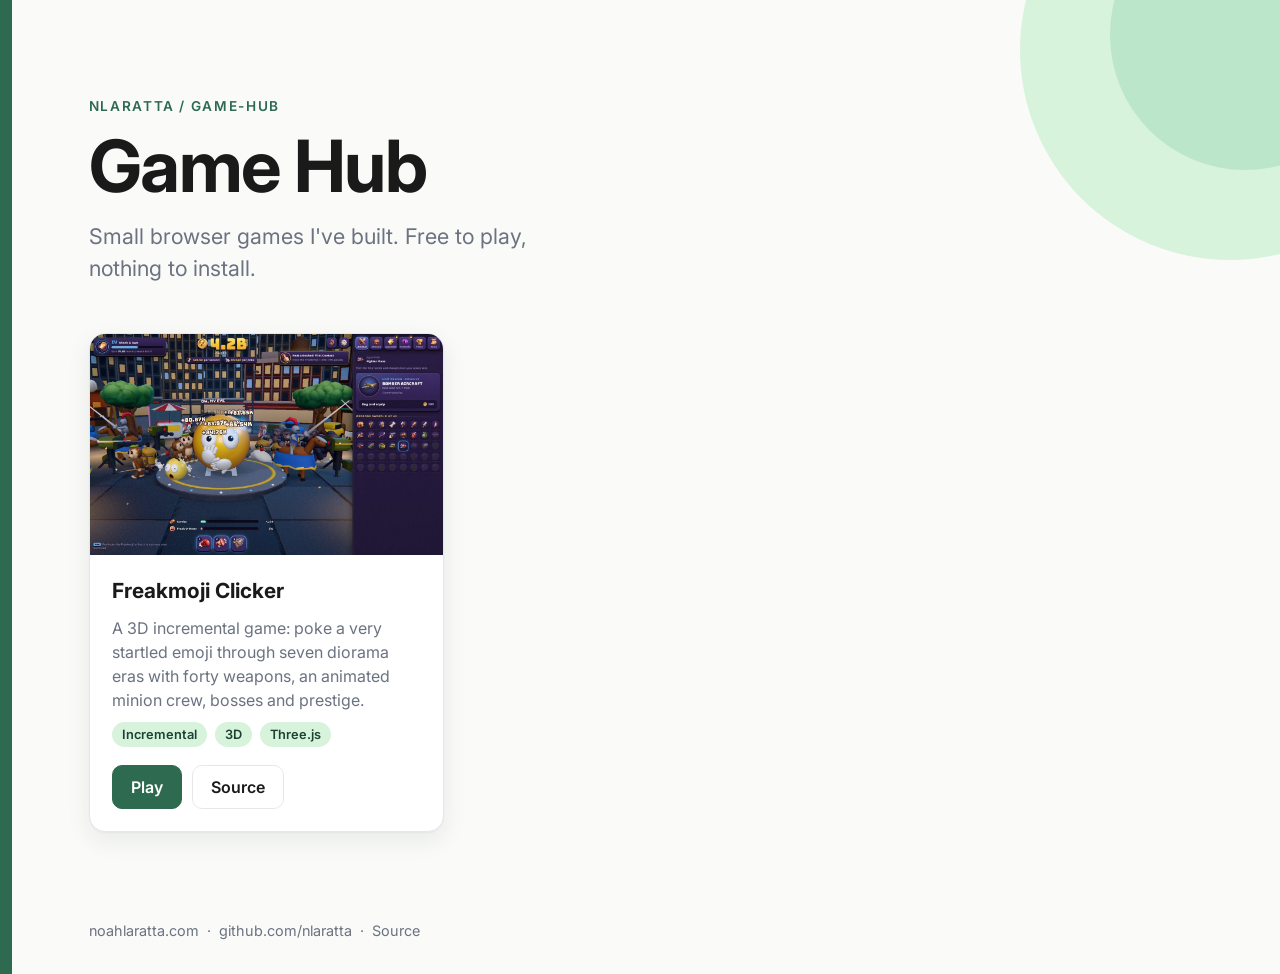
<file: index.html>
<!DOCTYPE html>
<html lang="en">
<head>
  <meta charset="UTF-8">
  <meta name="viewport" content="width=device-width, initial-scale=1">
  <title>Game Hub · Noah Laratta</title>
  <meta name="description" content="Small browser games by Noah Laratta, free to play with nothing to install.">
  <meta property="og:title" content="Game Hub · Noah Laratta">
  <meta property="og:description" content="Small browser games, free to play with nothing to install.">
  <meta property="og:image" content="https://nlaratta.github.io/game-hub/assets/social.png">
  <meta name="twitter:card" content="summary_large_image">
  <link rel="icon" href="assets/favicon.svg" type="image/svg+xml">
  <link rel="preconnect" href="https://fonts.googleapis.com">
  <link rel="preconnect" href="https://fonts.gstatic.com" crossorigin>
  <link href="https://fonts.googleapis.com/css2?family=Inter:wght@400;600;700&display=swap" rel="stylesheet">
  <link rel="stylesheet" href="css/styles.css">
</head>
<body>
  <header class="hero">
    <p class="eyebrow">nlaratta / game-hub</p>
    <h1>Game Hub</h1>
    <p class="lede">Small browser games I've built. Free to play, nothing to install.</p>
  </header>

  <main>
    <ul class="games" id="games" aria-label="Games"></ul>
  </main>

  <footer>
    <a href="https://noahlaratta.com">noahlaratta.com</a>
    <span aria-hidden="true">·</span>
    <a href="https://github.com/nlaratta">github.com/nlaratta</a>
    <span aria-hidden="true">·</span>
    <a href="https://github.com/nlaratta/game-hub">Source</a>
  </footer>

  <template id="game-card">
    <li class="card">
      <a class="thumb" target="_self"><img alt="" loading="lazy" width="800" height="480"></a>
      <div class="body">
        <h2></h2>
        <p class="blurb"></p>
        <ul class="tags"></ul>
        <div class="actions">
          <a class="play">Play</a>
          <a class="source">Source</a>
        </div>
      </div>
    </li>
  </template>

  <script src="js/games.js"></script>
  <script src="js/hub.js"></script>
</body>
</html>
</file>
<file: css/styles.css>
/* Sage palette and Inter type, shared with noahlaratta.com and the repo banners. */
:root {
  --sage: #2D6A4F;
  --sage-light: #52B788;
  --sage-lighter: #D8F3DC;
  --sage-dark: #1B4332;
  --bg: #FAFAF8;
  --surface: #FFFFFF;
  --ink: #1A1A1A;
  --muted: #6B7280;
  --border: #E5E7EB;
  --accent: #2D6A4F;
  --shadow: 0 1px 2px rgba(0, 0, 0, 0.04), 0 8px 24px rgba(27, 67, 50, 0.08);
}

@media (prefers-color-scheme: dark) {
  :root {
    --bg: #0F1412;
    --surface: #18201C;
    --ink: #ECEFED;
    --muted: #9CA3AF;
    --border: #26302B;
    --accent: #52B788;
    --sage-lighter: #1F3A2D;
    --sage-dark: #B7E4C7;
    --shadow: 0 1px 2px rgba(0, 0, 0, 0.3), 0 8px 24px rgba(0, 0, 0, 0.35);
  }
}

*, *::before, *::after { box-sizing: border-box; }

body {
  margin: 0;
  min-height: 100vh;
  display: flex;
  flex-direction: column;
  background: var(--bg);
  color: var(--ink);
  font-family: 'Inter', system-ui, -apple-system, sans-serif;
  line-height: 1.5;
  border-left: 12px solid var(--sage);
}

a { color: inherit; }

.hero {
  position: relative;
  overflow: hidden;
  padding: clamp(48px, 9vw, 96px) clamp(16px, 6vw, 88px) 32px;
}

/* Decorative rings, as on the banners. */
.hero::before,
.hero::after {
  content: '';
  position: absolute;
  border-radius: 50%;
  pointer-events: none;
}
.hero::before { width: 420px; height: 420px; right: -160px; top: -160px; background: var(--sage-lighter); }
.hero::after  { width: 270px; height: 270px; right: -100px; top: -100px; background: var(--sage-light); opacity: 0.22; }

.hero > * { position: relative; }

.eyebrow {
  margin: 0 0 12px;
  font-size: 0.85rem;
  font-weight: 600;
  letter-spacing: 0.12em;
  text-transform: uppercase;
  color: var(--accent);
}

h1 {
  margin: 0;
  font-size: clamp(2.5rem, 7vw, 4.5rem);
  line-height: 1.05;
  letter-spacing: -0.02em;
}

.lede {
  margin: 16px 0 0;
  max-width: 36ch;
  font-size: clamp(1.05rem, 2.2vw, 1.35rem);
  color: var(--muted);
}

main {
  flex: 1;
  padding: 16px clamp(16px, 6vw, 88px) 64px;
}

.games {
  list-style: none;
  margin: 0;
  padding: 0;
  display: grid;
  grid-template-columns: repeat(auto-fill, minmax(min(100%, 340px), 1fr));
  gap: 24px;
  max-width: 1200px;
}

.card {
  display: flex;
  flex-direction: column;
  background: var(--surface);
  border: 1px solid var(--border);
  border-radius: 16px;
  overflow: hidden;
  box-shadow: var(--shadow);
  transition: transform 0.15s ease, box-shadow 0.15s ease;
}
.card:hover { transform: translateY(-2px); }

.thumb { display: block; aspect-ratio: 16 / 10; background: var(--sage-lighter); }
.thumb img { width: 100%; height: 100%; object-fit: cover; display: block; }

.body { display: flex; flex-direction: column; gap: 10px; padding: 20px 22px 22px; flex: 1; }

.card h2 { margin: 0; font-size: 1.3rem; }
.blurb { margin: 0; color: var(--muted); }

.tags { list-style: none; margin: 0; padding: 0; display: flex; flex-wrap: wrap; gap: 8px; }
.tags li {
  font-size: 0.8rem;
  font-weight: 600;
  color: var(--sage-dark);
  background: var(--sage-lighter);
  padding: 3px 10px;
  border-radius: 999px;
}

.actions { display: flex; gap: 10px; margin-top: auto; padding-top: 8px; }
.actions a {
  text-decoration: none;
  font-weight: 600;
  padding: 9px 18px;
  border-radius: 10px;
  border: 1px solid var(--border);
}
.actions .play { background: var(--sage); border-color: var(--sage); color: #fff; }
.actions .play:hover { background: var(--sage-dark); border-color: var(--sage-dark); }
@media (prefers-color-scheme: dark) {
  .actions .play:hover { background: #24563F; border-color: #24563F; }
}
.actions .source:hover { border-color: var(--sage-light); }

a:focus-visible { outline: 3px solid var(--sage-light); outline-offset: 2px; border-radius: 10px; }

footer {
  display: flex;
  flex-wrap: wrap;
  gap: 8px;
  padding: 24px clamp(16px, 6vw, 88px) 32px;
  color: var(--muted);
  font-size: 0.9rem;
}
footer a { text-decoration: none; }
footer a:hover { color: var(--accent); }

@media (prefers-reduced-motion: reduce) {
  .card { transition: none; }
  .card:hover { transform: none; }
}
</file>
